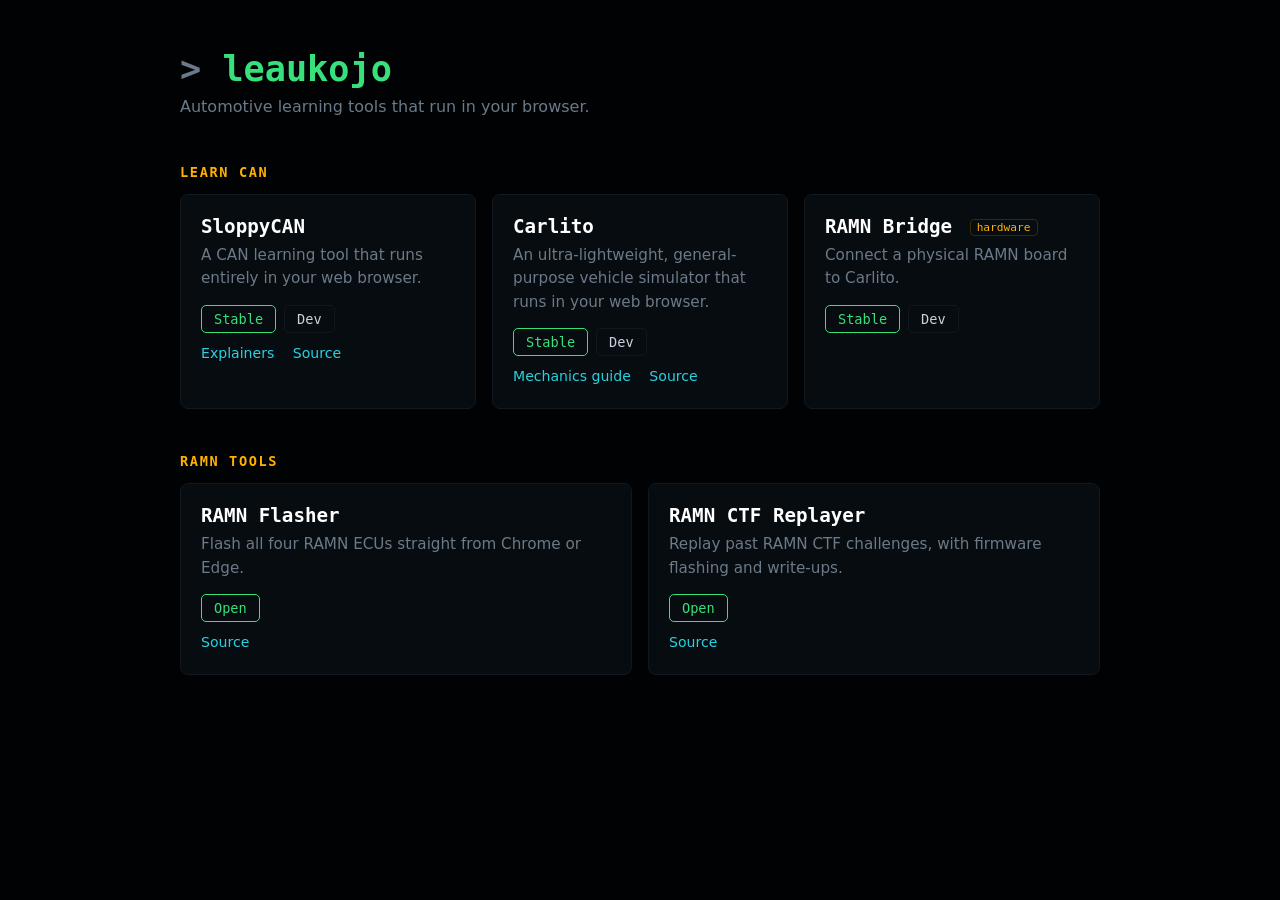
<file: index.html>
<!DOCTYPE html>
<html lang="en">
<head>
<meta charset="utf-8">
<meta name="viewport" content="width=device-width, initial-scale=1">
<title>Leaukojo · browser tools for learning CAN</title>
<meta name="description" content="Browser-based automotive learning tools: SloppyCAN, Carlito, RAMN Flasher, RAMN CTF Replayer.">
<style>
  :root {
    --bg: #000204; --panel: #070c11; --border: #11181f; --text: #c9d4de; --dim: #6b7a88;
    --green: #37e07a; --amber: #ffb000; --cyan: #27d3e0; --blue: #5aa6f0;
    --mono: ui-monospace, "Cascadia Mono", Consolas, monospace;
    --sans: system-ui, -apple-system, "Segoe UI", sans-serif;
  }
  * { box-sizing: border-box; }
  body { margin: 0; background: var(--bg); color: var(--text); font: 16px/1.55 var(--sans); }
  main { max-width: 960px; margin: 0 auto; padding: 48px 20px 64px; }
  a { color: var(--cyan); text-decoration: none; }
  a:hover { text-decoration: underline; }
  header h1 { font: 700 2.2rem var(--mono); margin: 0; color: var(--green); }
  header h1::before { content: "> "; color: var(--dim); }
  header p { color: var(--dim); margin: 6px 0 0; }
  h2 { font: 600 .85rem var(--mono); text-transform: uppercase; letter-spacing: .12em; color: var(--amber); margin: 44px 0 14px; }
  .grid { display: grid; grid-template-columns: repeat(auto-fit, minmax(280px, 1fr)); gap: 16px; }
  .card { background: var(--panel); border: 1px solid var(--border); border-radius: 8px; padding: 20px; }
  .card:hover { border-color: #1d2a36; }
  .card h3 { margin: 0 0 6px; font: 600 1.2rem var(--mono); color: #fff; }
  .card p { margin: 0 0 14px; color: var(--dim); font-size: .95rem; }
  .btns { display: flex; flex-wrap: wrap; gap: 8px; margin-bottom: 10px; }
  .btn { font: .85rem var(--mono); padding: 5px 12px; border: 1px solid var(--border); border-radius: 5px; color: var(--text); }
  .btn.primary { border-color: var(--green); color: var(--green); }
  .btn:hover { background: #0d151d; text-decoration: none; }
  .links { font-size: .88rem; }
  .links a { margin-right: 14px; white-space: nowrap; }
  .tag { font: .7rem var(--mono); color: var(--amber); border: 1px solid #3a2a00; border-radius: 4px; padding: 1px 6px; margin-left: 6px; vertical-align: middle; }
</style>
</head>
<body>
<main>
  <header>
    <h1>leaukojo</h1>
    <p>Automotive learning tools that run in your browser.</p>
  </header>

  <h2>Learn CAN</h2>
  <div class="grid">
    <div class="card">
      <h3>SloppyCAN</h3>
      <p>A CAN learning tool that runs entirely in your web browser.</p>
      <div class="btns">
        <a class="btn primary" href="https://leaukojo.github.io/sloppycan/">Stable</a>
        <a class="btn" href="https://leaukojo.github.io/sloppycan/dev/">Dev</a>
      </div>
      <div class="links">
        <a href="https://leaukojo.github.io/sloppycan/explainers/">Explainers</a>
        <a href="https://github.com/leaukojo/sloppycan">Source</a>
      </div>
    </div>
    <div class="card">
      <h3>Carlito</h3>
      <p>An ultra-lightweight, general-purpose vehicle simulator that runs in your web browser.</p>
      <div class="btns">
        <a class="btn primary" href="https://leaukojo.github.io/carlito/">Stable</a>
        <a class="btn" href="https://leaukojo.github.io/carlito/dev/">Dev</a>
      </div>
      <div class="links">
        <a href="https://leaukojo.github.io/carlito/guide/">Mechanics guide</a>
        <a href="https://github.com/leaukojo/carlito">Source</a>
      </div>
    </div>
    <div class="card">
      <h3>RAMN Bridge <span class="tag">hardware</span></h3>
      <p>Connect a physical RAMN board to Carlito.</p>
      <div class="btns">
        <a class="btn primary" href="https://leaukojo.github.io/sloppycan/carlito-bridge.html">Stable</a>
        <a class="btn" href="https://leaukojo.github.io/sloppycan/dev/carlito-bridge.html">Dev</a>
      </div>
    </div>
  </div>

  <h2>RAMN tools</h2>
  <div class="grid">
    <div class="card">
      <h3>RAMN Flasher</h3>
      <p>Flash all four RAMN ECUs straight from Chrome or Edge.</p>
      <div class="btns"><a class="btn primary" href="https://leaukojo.github.io/ramn-flasher/">Open</a></div>
      <div class="links"><a href="https://github.com/leaukojo/ramn-flasher">Source</a></div>
    </div>
    <div class="card">
      <h3>RAMN CTF Replayer</h3>
      <p>Replay past RAMN CTF challenges, with firmware flashing and write-ups.</p>
      <div class="btns"><a class="btn primary" href="https://leaukojo.github.io/ramn-ctf-replayer/">Open</a></div>
      <div class="links"><a href="https://github.com/leaukojo/ramn-ctf-replayer">Source</a></div>
    </div>
  </div>

</main>
</body>
</html>
</file>
